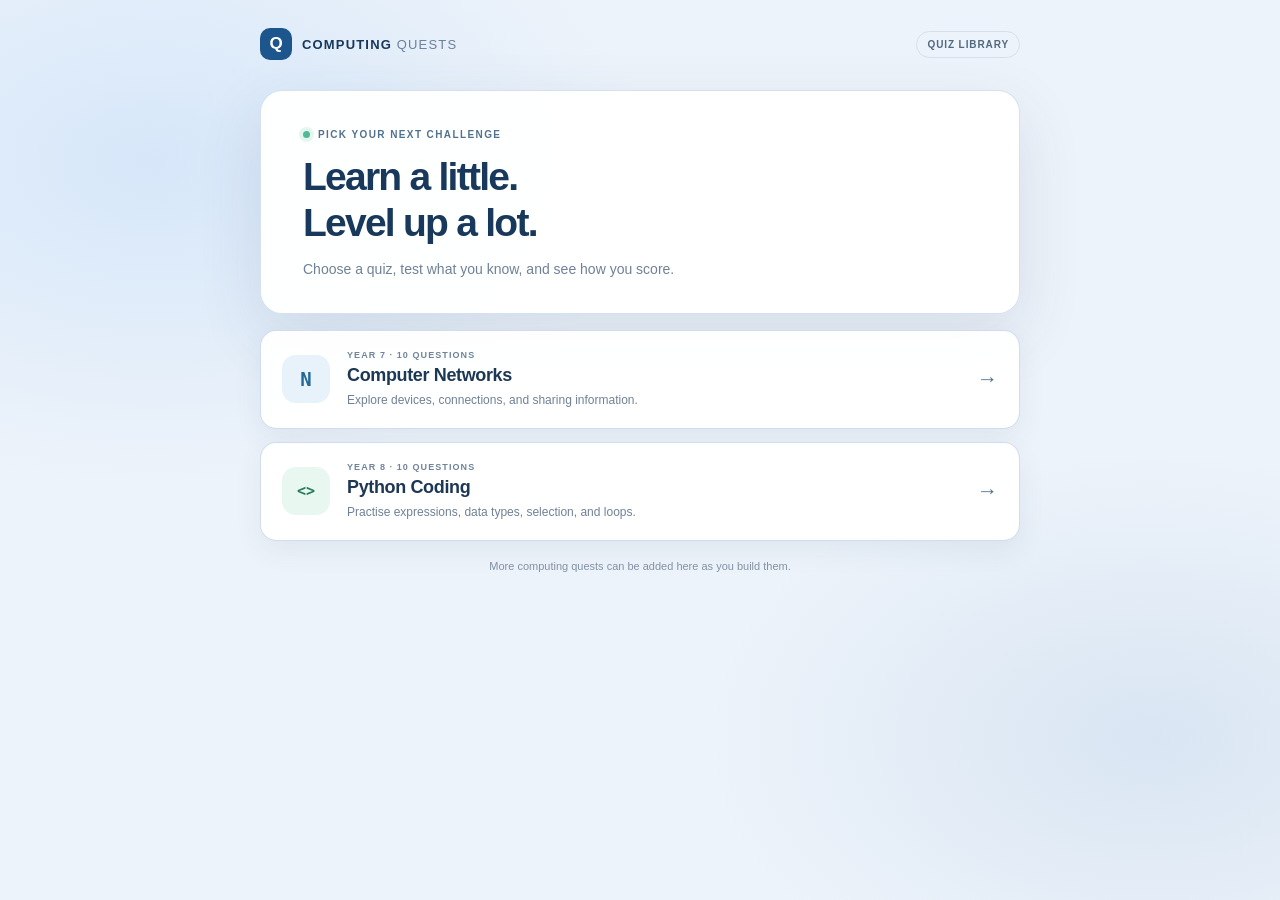
<file: index.html>
<!doctype html>
<html lang="en">
<head>
  <meta charset="utf-8">
  <meta name="viewport" content="width=device-width, initial-scale=1">
  <meta name="theme-color" content="#142d4e">
  <meta name="description" content="Choose a computing quiz and test your knowledge.">
  <title>Computing Quests | Quiz Library</title>
  <link rel="stylesheet" href="styles.css">
</head>
<body>
  <main class="page">
    <header class="site-header">
      <a class="brand" href="./" aria-label="Computing Quests home">
        <span class="brand-mark" aria-hidden="true">Q</span>
        <span>COMPUTING <span class="brand-light">QUESTS</span></span>
      </a>
      <span class="level-tag">QUIZ LIBRARY</span>
    </header>

    <section class="home-intro" aria-labelledby="page-title">
      <div class="eyebrow"><span class="status-dot" aria-hidden="true"></span> PICK YOUR NEXT CHALLENGE</div>
      <h1 id="page-title">Learn a little.<br>Level up a lot.</h1>
      <p class="intro">Choose a quiz, test what you know, and see how you score.</p>
    </section>

    <section class="quiz-list" aria-label="Available quizzes">
      <a class="quiz-link-card" href="network/">
        <span class="quiz-card-icon network-icon" aria-hidden="true">N</span>
        <span class="quiz-link-copy">
          <span class="quiz-link-meta">YEAR 7 · 10 QUESTIONS</span>
          <span class="quiz-link-title">Computer Networks</span>
          <span class="quiz-link-description">Explore devices, connections, and sharing information.</span>
        </span>
        <span class="quiz-link-arrow" aria-hidden="true">→</span>
      </a>
      <a class="quiz-link-card" href="python/">
        <span class="quiz-card-icon python-icon" aria-hidden="true">&lt;&gt;</span>
        <span class="quiz-link-copy">
          <span class="quiz-link-meta">YEAR 8 · 10 QUESTIONS</span>
          <span class="quiz-link-title">Python Coding</span>
          <span class="quiz-link-description">Practise expressions, data types, selection, and loops.</span>
        </span>
        <span class="quiz-link-arrow" aria-hidden="true">→</span>
      </a>
    </section>

    <footer>More computing quests can be added here as you build them.</footer>
  </main>
</body>
</html>
</file>
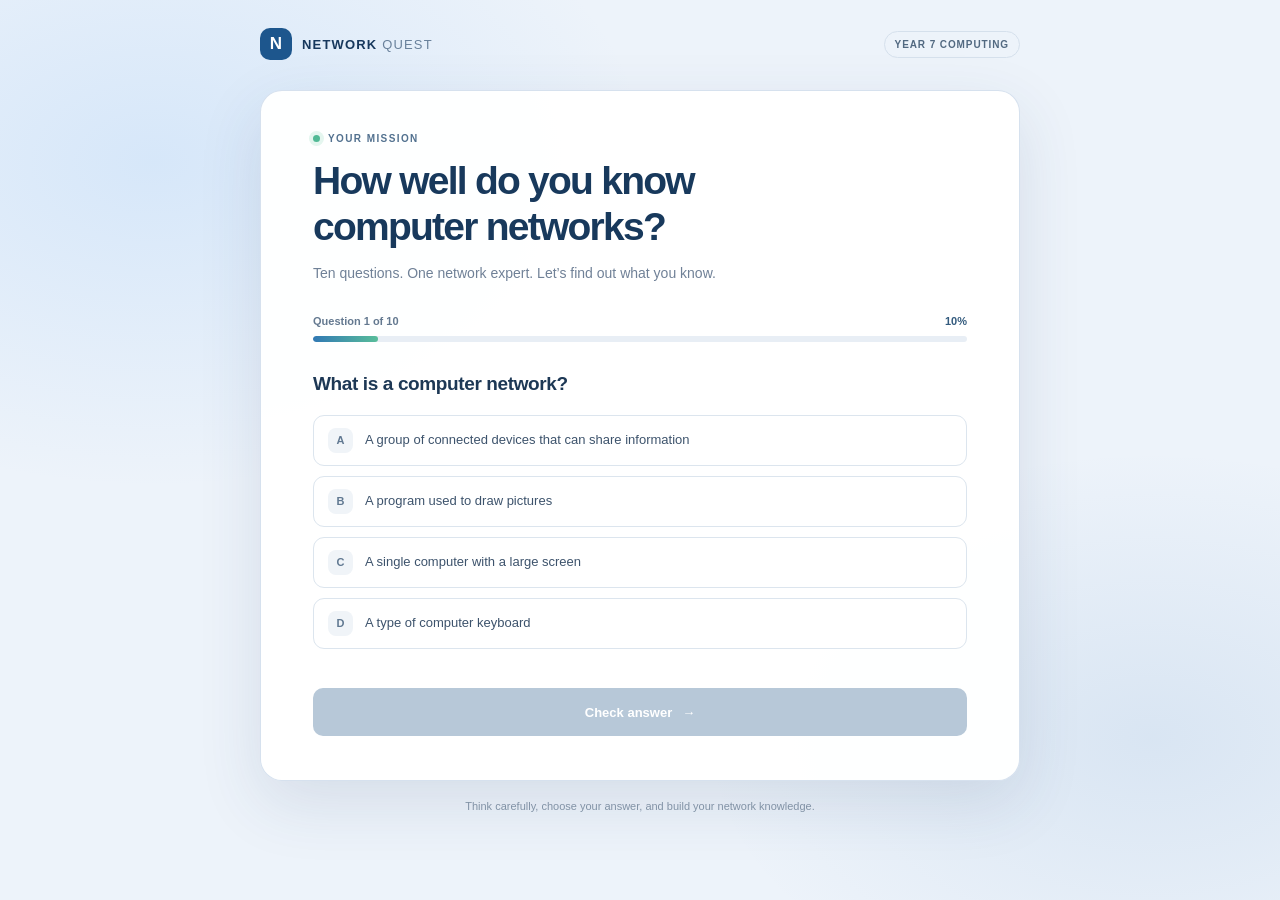
<file: network/index.html>
<!doctype html>
<html lang="en">
<head>
  <meta charset="utf-8">
  <meta name="viewport" content="width=device-width, initial-scale=1">
  <meta name="theme-color" content="#142d4e">
  <title>Network Quest | Year 7 Computing</title>
  <link rel="stylesheet" href="../styles.css">
  <script src="../script.js" defer></script>
</head>
<body>
  <main class="page">
    <header class="site-header">
      <a class="brand" href="../" aria-label="Computing Quests home">
        <span class="brand-mark" aria-hidden="true">N</span>
        <span>NETWORK <span class="brand-light">QUEST</span></span>
      </a>
      <span class="level-tag">YEAR 7 COMPUTING</span>
    </header>

    <section class="quiz-card" aria-labelledby="page-title">
      <div class="eyebrow"><span class="status-dot" aria-hidden="true"></span> YOUR MISSION</div>
      <h1 id="page-title">How well do you know<br>computer networks?</h1>
      <p class="intro">Ten questions. One network expert. Let’s find out what you know.</p>

      <div class="progress-area">
        <div class="progress-label">
          <span id="question-count">Question 1 of 10</span>
          <span id="progress-percent">10%</span>
        </div>
        <div
          id="progress-track"
          class="progress-track"
          role="progressbar"
          aria-label="Quiz progress"
          aria-valuemin="0"
          aria-valuemax="10"
          aria-valuenow="1"
        >
          <span id="progress-bar" class="progress-bar"></span>
        </div>
      </div>

      <div id="quiz-content">
        <h2 id="question" class="question" tabindex="-1"></h2>
        <form id="answer-form">
          <fieldset id="answers" class="answers">
            <legend class="visually-hidden">Choose one answer</legend>
          </fieldset>
          <p id="feedback" class="feedback" aria-live="polite"></p>
          <button id="submit-button" class="button button-primary" type="submit" disabled>
            Check answer <span aria-hidden="true">→</span>
          </button>
        </form>
      </div>

      <section id="results" class="results" aria-labelledby="results-title" hidden>
        <div id="result-icon" class="result-icon" aria-hidden="true">★</div>
        <p class="eyebrow">MISSION COMPLETE</p>
        <h2 id="results-title">Nice work!</h2>
        <p id="score-message" class="score-message"></p>
        <p id="score-detail" class="score-detail"></p>
        <button id="restart-button" class="button button-primary" type="button">
          Have another go <span aria-hidden="true">↻</span>
        </button>
      </section>
    </section>

    <footer>Think carefully, choose your answer, and build your network knowledge.</footer>
  </main>
  <script id="quiz-questions" type="application/json">
  [
    {
      "question": "What is a computer network?",
      "answers": ["A group of connected devices that can share information", "A program used to draw pictures", "A single computer with a large screen", "A type of computer keyboard"],
      "correct": 0,
      "explanation": "A network connects devices so they can communicate and share resources."
    },
    {
      "question": "Which network usually connects devices across a school building?",
      "answers": ["A WAN (Wide Area Network)", "A LAN (Local Area Network)", "The World Wide Web", "A personal area network only"],
      "correct": 1,
      "explanation": "A LAN connects devices in a small area, such as a school, home, or office."
    },
    {
      "question": "What does a router do in a home network?",
      "answers": ["Prints documents from every computer", "Stores every website on the internet", "Directs data between devices and other networks", "Protects a screen from scratches"],
      "correct": 2,
      "explanation": "A router directs data to the right place, including between your home network and the internet."
    },
    {
      "question": "What is the internet?",
      "answers": ["One very large computer", "A worldwide network of connected networks", "Another name for Wi-Fi", "A program that sends emails"],
      "correct": 1,
      "explanation": "The internet is a huge collection of connected networks around the world."
    },
    {
      "question": "Which of these is an example of a server?",
      "answers": ["A computer that provides files or services to other computers", "A cable that connects a screen", "A password written on paper", "A computer mouse"],
      "correct": 0,
      "explanation": "A server provides resources, such as files or web pages, to other devices on a network."
    },
    {
      "question": "What is one advantage of using a network to share a printer?",
      "answers": ["Each person needs a separate printer", "The printer works without electricity", "Several users can use the same printer", "It makes every document public"],
      "correct": 2,
      "explanation": "Sharing a printer means multiple devices can use one printer on the network."
    },
    {
      "question": "What does Wi-Fi let a device do?",
      "answers": ["Connect to a network wirelessly", "Make its battery last forever", "Turn a file into a website", "Work without any network equipment"],
      "correct": 0,
      "explanation": "Wi-Fi uses radio signals to connect devices to a network without a cable."
    },
    {
      "question": "Which device is used to connect a computer to a wired network?",
      "answers": ["A webcam", "A network interface card (NIC)", "A speaker", "A graphics tablet"],
      "correct": 1,
      "explanation": "A network interface card (NIC) allows a device to connect to a network."
    },
    {
      "question": "Why should you use a strong password on a network?",
      "answers": ["To make the internet faster", "To stop the computer from needing updates", "To help keep your account and data safe", "To let anyone connect more easily"],
      "correct": 2,
      "explanation": "A strong password makes it harder for someone else to access your account or data."
    },
    {
      "question": "What is one possible disadvantage of a computer network?",
      "answers": ["Devices can never share files", "A network problem may stop people accessing shared resources", "Computers cannot connect to printers", "Every device must be in a different building"],
      "correct": 1,
      "explanation": "If part of a network fails, users may temporarily lose access to shared files or devices."
    }
  ]
  </script>
</body>
</html>
</file>
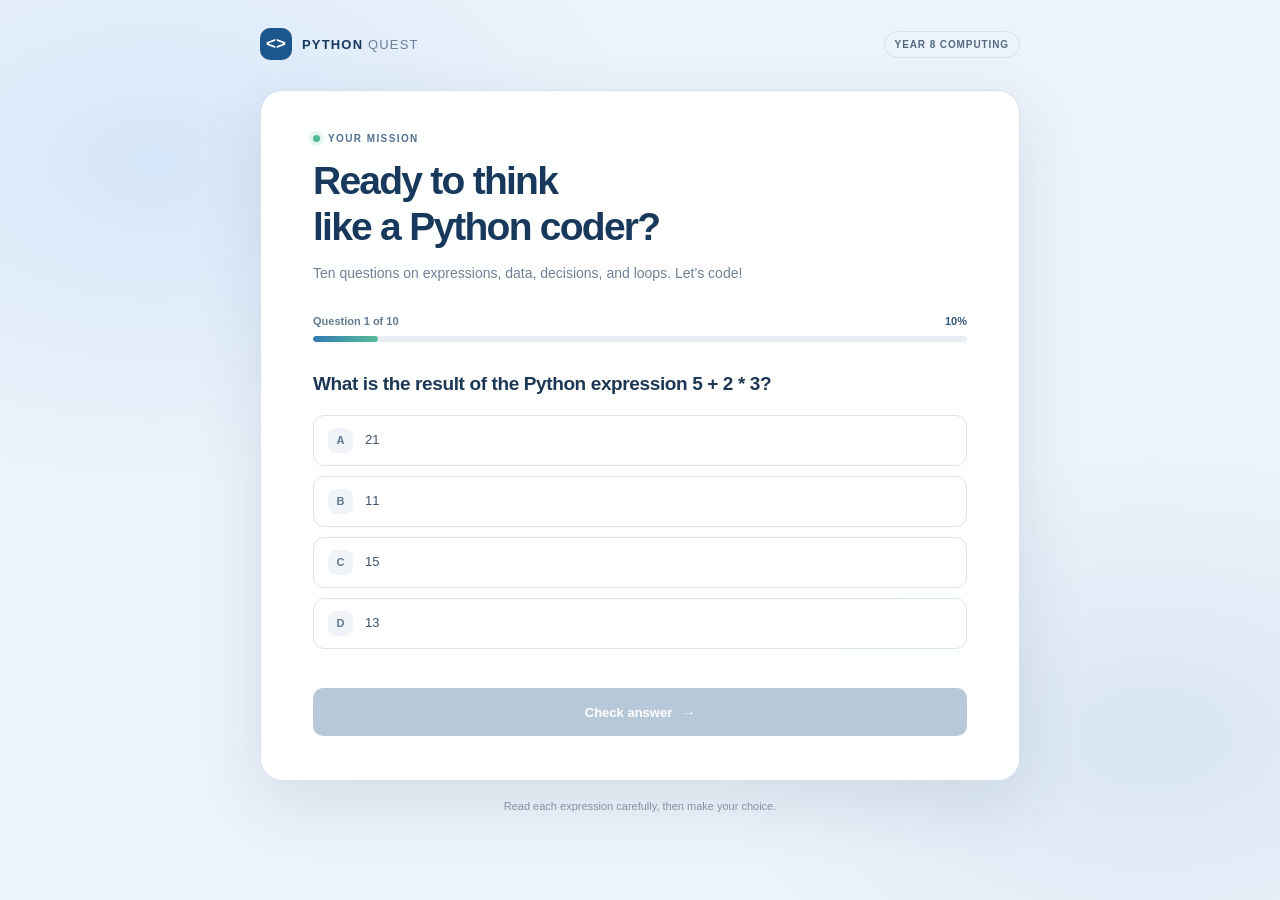
<file: python/index.html>
<!doctype html>
<html lang="en">
<head>
  <meta charset="utf-8">
  <meta name="viewport" content="width=device-width, initial-scale=1">
  <meta name="theme-color" content="#142d4e">
  <title>Python Quest | Year 8 Computing</title>
  <link rel="stylesheet" href="../styles.css">
  <script src="../script.js" defer></script>
</head>
<body>
  <main class="page">
    <header class="site-header">
      <a class="brand" href="../" aria-label="Computing Quests home">
        <span class="brand-mark" aria-hidden="true">&lt;&gt;</span>
        <span>PYTHON <span class="brand-light">QUEST</span></span>
      </a>
      <span class="level-tag">YEAR 8 COMPUTING</span>
    </header>

    <section class="quiz-card" aria-labelledby="page-title">
      <div class="eyebrow"><span class="status-dot" aria-hidden="true"></span> YOUR MISSION</div>
      <h1 id="page-title">Ready to think<br>like a Python coder?</h1>
      <p class="intro">Ten questions on expressions, data, decisions, and loops. Let’s code!</p>

      <div class="progress-area">
        <div class="progress-label">
          <span id="question-count">Question 1 of 10</span>
          <span id="progress-percent">10%</span>
        </div>
        <div
          id="progress-track"
          class="progress-track"
          role="progressbar"
          aria-label="Quiz progress"
          aria-valuemin="0"
          aria-valuemax="10"
          aria-valuenow="1"
        >
          <span id="progress-bar" class="progress-bar"></span>
        </div>
      </div>

      <div id="quiz-content">
        <h2 id="question" class="question" tabindex="-1"></h2>
        <form id="answer-form">
          <fieldset id="answers" class="answers">
            <legend class="visually-hidden">Choose one answer</legend>
          </fieldset>
          <p id="feedback" class="feedback" aria-live="polite"></p>
          <button id="submit-button" class="button button-primary" type="submit" disabled>
            Check answer <span aria-hidden="true">→</span>
          </button>
        </form>
      </div>

      <section id="results" class="results" aria-labelledby="results-title" hidden>
        <div id="result-icon" class="result-icon" aria-hidden="true">★</div>
        <p class="eyebrow">MISSION COMPLETE</p>
        <h2 id="results-title">Nice work!</h2>
        <p id="score-message" class="score-message"></p>
        <p id="score-detail" class="score-detail"></p>
        <button id="restart-button" class="button button-primary" type="button">
          Have another go <span aria-hidden="true">↻</span>
        </button>
      </section>
    </section>

    <footer>Read each expression carefully, then make your choice.</footer>
  </main>
  <script id="quiz-questions" type="application/json">
  [
    {
      "question": "What is the result of the Python expression 5 + 2 * 3?",
      "answers": ["21", "11", "15", "13"],
      "correct": 1,
      "explanation": "Multiplication happens before addition, so 2 * 3 is 6, then 5 + 6 is 11."
    },
    {
      "question": "What is the value of total after this code runs?\nscore = 4\ntotal = score + 3",
      "answers": ["3", "4", "7", "43"],
      "correct": 2,
      "explanation": "The variable score stores 4. Adding 3 gives total the value 7."
    },
    {
      "question": "Which data type is the value 12 in Python?",
      "answers": ["string", "float", "integer", "Boolean"],
      "correct": 2,
      "explanation": "A whole number such as 12 is an integer (int)."
    },
    {
      "question": "Which value is a float in Python?",
      "answers": ["7", "\"7\"", "7.0", "True"],
      "correct": 2,
      "explanation": "A float is a number with a decimal point, such as 7.0."
    },
    {
      "question": "Which value is a string in Python?",
      "answers": ["42", "3.14", "\"42\"", "False"],
      "correct": 2,
      "explanation": "Text in quotation marks is a string. Even though it looks like a number, \"42\" is text."
    },
    {
      "question": "What does the expression \"Hi\" + \"!\" produce?",
      "answers": ["Hi!", "Hi + !", "An error every time", "Hi1"],
      "correct": 0,
      "explanation": "The + operator joins (concatenates) strings together, producing Hi!."
    },
    {
      "question": "What will this code display if temperature is 24?\nif temperature > 20:\n    print(\"Warm\")\nelse:\n    print(\"Cool\")",
      "answers": ["Cool", "Warm", "24", "Nothing"],
      "correct": 1,
      "explanation": "24 is greater than 20, so the if condition is true and Python displays Warm."
    },
    {
      "question": "Which operator checks whether two values are equal in Python?",
      "answers": ["=", "==", "!=", "=>"],
      "correct": 1,
      "explanation": "Use == to compare values. A single = assigns a value to a variable."
    },
    {
      "question": "What numbers are displayed by this loop?\nfor number in range(3):\n    print(number)",
      "answers": ["1, 2, 3", "0, 1, 2", "0, 1, 2, 3", "3 only"],
      "correct": 1,
      "explanation": "range(3) generates 0, 1, and 2. The stop value 3 is not included."
    },
    {
      "question": "How many times does this while loop display a number?\ncount = 1\nwhile count < 4:\n    print(count)\n    count = count + 1",
      "answers": ["2 times", "3 times", "4 times", "It never stops"],
      "correct": 1,
      "explanation": "It displays 1, 2, and 3. Each iteration increases count, so the loop stops when count reaches 4."
    }
  ]
  </script>
</body>
</html>
</file>
<file: styles.css>
:root {
  color-scheme: light;
  font-family: "Segoe UI", Arial, sans-serif;
  color: #172a43;
  background: #edf3fa;
  font-synthesis: none;
  text-rendering: optimizeLegibility;
}

* {
  box-sizing: border-box;
}

body {
  min-width: 320px;
  min-height: 100vh;
  margin: 0;
  background:
    radial-gradient(ellipse at 12% 18%, rgba(116, 179, 246, 0.19), transparent 31rem),
    radial-gradient(ellipse at 90% 82%, rgba(53, 117, 184, 0.11), transparent 28rem),
    #edf3fa;
}

button,
input {
  font: inherit;
}

.page {
  width: min(100% - 40px, 760px);
  margin: 0 auto;
  padding: 28px 0 24px;
}

.site-header,
.brand,
.progress-label {
  display: flex;
  align-items: center;
  justify-content: space-between;
}

.site-header {
  margin-bottom: 30px;
}

.brand {
  justify-content: flex-start;
  gap: 10px;
  color: #17385d;
  font-family: "Segoe UI", Arial, sans-serif;
  font-size: 13px;
  font-weight: 700;
  letter-spacing: 0.09em;
  text-decoration: none;
}

.brand-mark {
  display: grid;
  width: 32px;
  height: 32px;
  place-items: center;
  border-radius: 10px;
  background: #1d568d;
  color: white;
  font-size: 17px;
  letter-spacing: 0;
}

.brand-light {
  color: #69819b;
  font-weight: 500;
}

.level-tag {
  padding: 7px 10px;
  border: 1px solid #d5e0ec;
  border-radius: 999px;
  color: #526981;
  font-size: 10px;
  font-weight: 700;
  letter-spacing: 0.09em;
}

.quiz-card {
  padding: 42px 52px 44px;
  border: 1px solid rgba(204, 218, 234, 0.8);
  border-radius: 22px;
  background: rgba(255, 255, 255, 0.96);
  box-shadow: 0 22px 65px rgba(41, 69, 103, 0.12);
}

.home-intro {
  padding: 38px 42px 32px;
  border: 1px solid rgba(204, 218, 234, 0.8);
  border-radius: 22px;
  background: rgba(255, 255, 255, 0.96);
  box-shadow: 0 22px 65px rgba(41, 69, 103, 0.12);
}

.home-intro .intro {
  margin-bottom: 0;
}

.quiz-list {
  display: grid;
  gap: 13px;
  margin-top: 16px;
}

.quiz-link-card {
  display: flex;
  align-items: center;
  gap: 17px;
  padding: 19px 21px;
  border: 1px solid rgba(204, 218, 234, 0.9);
  border-radius: 16px;
  background: rgba(255, 255, 255, 0.96);
  box-shadow: 0 10px 28px rgba(41, 69, 103, 0.07);
  color: inherit;
  text-decoration: none;
  transition: transform 140ms ease, border-color 140ms ease, box-shadow 140ms ease;
}

.quiz-link-card:hover {
  transform: translateY(-2px);
  border-color: #9eb9d1;
  box-shadow: 0 15px 34px rgba(41, 69, 103, 0.12);
}

.quiz-link-card:focus-visible {
  outline: 3px solid rgba(50, 121, 180, 0.35);
  outline-offset: 3px;
}

.quiz-card-icon {
  display: grid;
  width: 48px;
  height: 48px;
  flex: 0 0 auto;
  place-items: center;
  border-radius: 14px;
  background: #e7f2fb;
  color: #236897;
  font-family: Consolas, monospace;
  font-size: 19px;
  font-weight: 700;
}

.python-icon {
  background: #e8f7f0;
  color: #267c5c;
  font-size: 15px;
}

.quiz-link-copy {
  display: grid;
  flex: 1;
  gap: 5px;
}

.quiz-link-meta {
  color: #71859a;
  font-size: 9px;
  font-weight: 700;
  letter-spacing: 0.12em;
}

.quiz-link-title {
  color: #1d3855;
  font-family: "Segoe UI", Arial, sans-serif;
  font-size: 18px;
  font-weight: 700;
  letter-spacing: -0.02em;
}

.quiz-link-description {
  color: #708197;
  font-size: 12px;
  line-height: 1.5;
}

.quiz-link-arrow {
  color: #52718f;
  font-size: 21px;
}

.eyebrow {
  display: flex;
  align-items: center;
  gap: 8px;
  margin: 0 0 14px;
  color: #52718f;
  font-size: 10px;
  font-weight: 700;
  letter-spacing: 0.14em;
}

.status-dot {
  width: 7px;
  height: 7px;
  border-radius: 50%;
  background: #51b995;
  box-shadow: 0 0 0 4px #e4f6ef;
}

h1,
h2 {
  font-family: "Segoe UI", Arial, sans-serif;
}

h1 {
  margin: 0;
  color: #18395c;
  font-size: clamp(29px, 5vw, 39px);
  line-height: 1.17;
  letter-spacing: -0.045em;
}

.intro {
  margin: 13px 0 30px;
  color: #708197;
  font-size: 14px;
  line-height: 1.6;
}

.progress-area {
  margin-bottom: 28px;
}

.progress-label {
  margin-bottom: 9px;
  color: #647990;
  font-size: 11px;
  font-weight: 600;
}

.progress-label span:last-child {
  color: #345b7e;
}

.progress-track {
  height: 6px;
  overflow: hidden;
  border-radius: 99px;
  background: #e8eef5;
}

.progress-bar {
  display: block;
  width: 10%;
  height: 100%;
  border-radius: inherit;
  background: linear-gradient(90deg, #3179b4, #58bd9a);
  transition: width 180ms ease;
}

.question {
  margin: 0 0 18px;
  color: #1d3855;
  font-size: 19px;
  line-height: 1.45;
  letter-spacing: -0.02em;
  white-space: pre-wrap;
}

.answers {
  display: grid;
  gap: 10px;
  margin: 0;
  padding: 0;
  border: 0;
}

.answer-option {
  position: relative;
}

.answer-option input {
  position: absolute;
  width: 1px;
  height: 1px;
  opacity: 0;
}

.answer-option label {
  display: flex;
  align-items: center;
  min-height: 51px;
  gap: 12px;
  padding: 10px 14px;
  border: 1px solid #dce5ee;
  border-radius: 11px;
  background: #fff;
  color: #3d536c;
  cursor: pointer;
  font-size: 13px;
  line-height: 1.45;
  transition: border-color 140ms ease, background 140ms ease, transform 140ms ease;
}

.answer-option label:hover {
  transform: translateY(-1px);
  border-color: #9eb9d1;
  background: #f8fbfe;
}

.answer-option input:focus-visible + label {
  outline: 3px solid rgba(50, 121, 180, 0.3);
  outline-offset: 2px;
}

.answer-option input:checked + label {
  border-color: #3982b7;
  background: #f0f8fc;
  color: #214e73;
}

.answer-letter {
  display: grid;
  width: 25px;
  height: 25px;
  flex: 0 0 auto;
  place-items: center;
  border-radius: 8px;
  background: #f0f4f8;
  color: #607891;
  font-size: 11px;
  font-weight: 700;
}

.answer-option input:checked + label .answer-letter {
  background: #dceef8;
  color: #236897;
}

.answer-option.is-correct label {
  border-color: #62b99a;
  background: #f0fbf6;
}

.answer-option.is-incorrect label {
  border-color: #e39b94;
  background: #fff6f4;
}

.feedback {
  min-height: 22px;
  margin: 12px 0 5px;
  color: #60758b;
  font-size: 12px;
  line-height: 1.5;
}

.feedback.is-correct {
  color: #267c5c;
}

.feedback.is-incorrect {
  color: #a44d43;
}

.button {
  display: flex;
  width: 100%;
  min-height: 48px;
  align-items: center;
  justify-content: center;
  gap: 10px;
  border: 0;
  border-radius: 10px;
  cursor: pointer;
  font-size: 13px;
  font-weight: 700;
  transition: background 140ms ease, transform 140ms ease;
}

.button:hover:not(:disabled) {
  transform: translateY(-1px);
}

.button:focus-visible,
.restart-button:focus-visible {
  outline: 3px solid rgba(50, 121, 180, 0.35);
  outline-offset: 3px;
}

.button-primary {
  background: #1d568d;
  color: white;
}

.button-primary:hover:not(:disabled) {
  background: #164879;
}

.button-primary:disabled {
  background: #b7c8d8;
  cursor: not-allowed;
}

.results {
  padding-top: 5px;
  text-align: center;
}

.result-icon {
  display: grid;
  width: 64px;
  height: 64px;
  margin: 0 auto 20px;
  place-items: center;
  border-radius: 20px;
  background: #e8f7f0;
  color: #31916e;
  font-size: 30px;
}

.results .eyebrow {
  justify-content: center;
}

.results h2 {
  margin: 0;
  color: #18395c;
  font-size: 32px;
  letter-spacing: -0.04em;
}

.score-message {
  margin: 10px 0 4px;
  color: #345b7e;
  font-size: 23px;
  font-weight: 700;
}

.score-detail {
  margin: 0 0 25px;
  color: #74869a;
  font-size: 13px;
}

footer {
  padding: 19px 10px 0;
  color: #8192a5;
  font-size: 11px;
  text-align: center;
}

.visually-hidden {
  position: absolute;
  width: 1px;
  height: 1px;
  overflow: hidden;
  clip: rect(0, 0, 0, 0);
  white-space: nowrap;
  clip-path: inset(50%);
}

[hidden] {
  display: none !important;
}

@media (max-width: 560px) {
  .page {
    width: min(100% - 24px, 760px);
    padding-top: 17px;
  }

  .site-header {
    margin-bottom: 19px;
  }

  .quiz-card {
    padding: 30px 22px 29px;
    border-radius: 17px;
  }

  .home-intro {
    padding: 30px 22px 25px;
    border-radius: 17px;
  }

  .quiz-link-card {
    gap: 12px;
    padding: 15px 13px;
  }

  .quiz-card-icon {
    width: 40px;
    height: 40px;
    border-radius: 12px;
  }

  .quiz-link-title {
    font-size: 16px;
  }

  .quiz-link-description {
    font-size: 11px;
  }

  .intro {
    margin-bottom: 24px;
  }
}

@media (prefers-reduced-motion: reduce) {
  *,
  *::before,
  *::after {
    scroll-behavior: auto !important;
    transition-duration: 0.01ms !important;
  }
}
</file>
